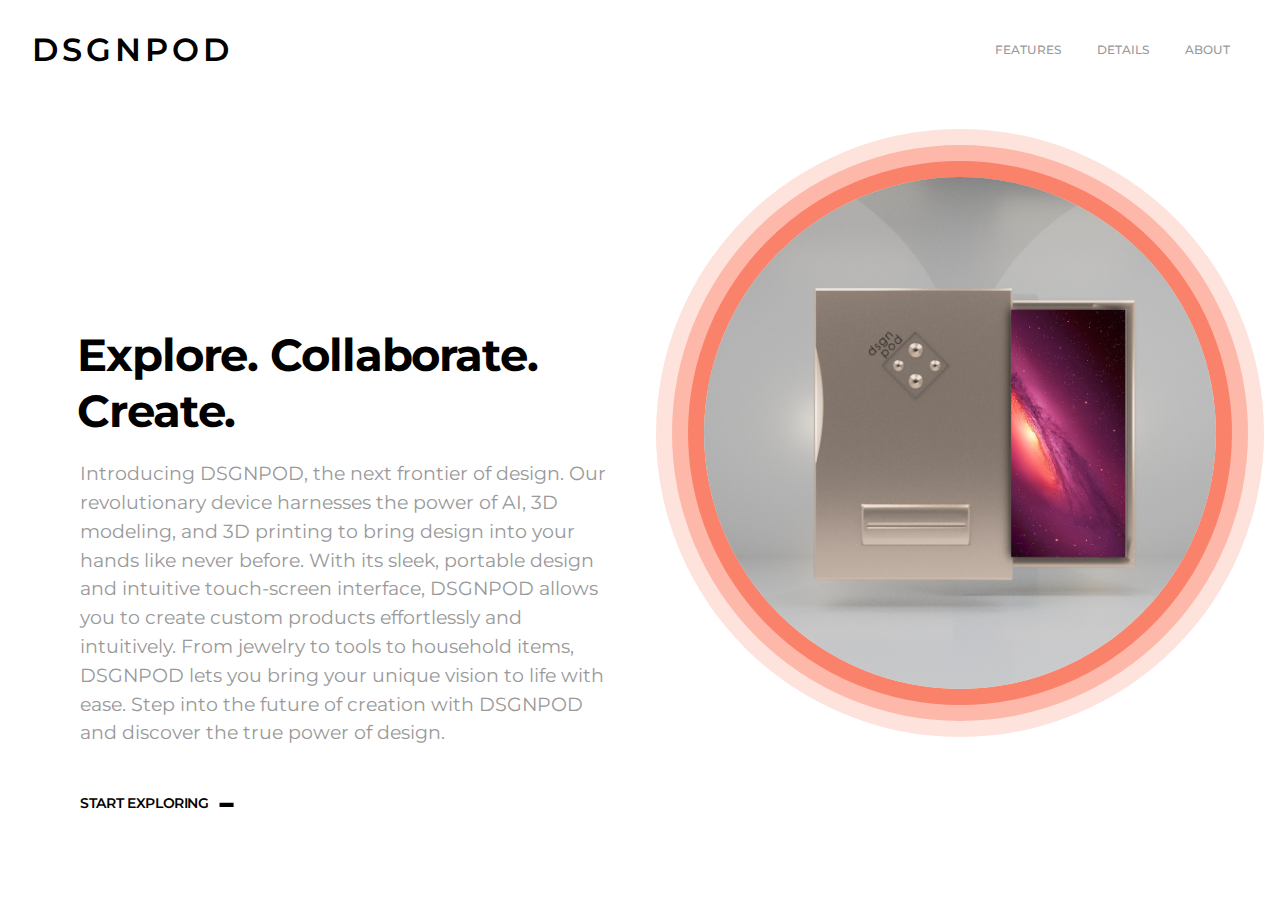
<file: index.html>
<!DOCTYPE html>
<html lang="en">
<head>
    <meta charset="UTF-8">
    <meta http-equiv="X-UA-Compatible" content="IE=edge">
    <meta name="viewport" content="width=device-width, initial-scale=1.0">
    <title>dsgnpod</title>
    <link rel="stylesheet" href="style.css">
</head>
<body>
    <header>
        <nav class="header-nav container flex-container">
          <h1 class="logo"><a class="logo-link" href="index.html">dsgnpod</a></h1>
          <ul class="header-menu flex-container">
            <li><a class="header-menu-link" href="1.html">features</a></li>
            <li><a class="header-menu-link" href="2.html">details</a></li>
            <li><a class="header-menu-link" href="3.html">about</a></li>
            
          </ul>
        </nav>
        <section class="header-content">
          <figure class="header-img">
            <img src= "double prototype-01.png"></figure>
          <div class="header-description container">
            <h2 class="header-title">Explore. Collaborate. Create.</h2>
            <p>Introducing DSGNPOD, the next frontier of design. Our revolutionary device
                 harnesses the power of AI, 3D modeling, and 3D printing
                to bring design into your hands like never before. With its sleek,
                 portable design and intuitive touch-screen interface, DSGNPOD 
                 allows you to create custom products effortlessly and intuitively.
                  From jewelry to tools to household items, DSGNPOD lets you 
                  bring your unique vision to life with ease. Step into the future 
                  of creation with DSGNPOD and discover the true power of design.
                </p>
              <a href="1.html">
            <button class="type-button">Start Exploring</button>
          </a>
          </div>    
        </section>
      </header> 
</body>
</html>
</file>
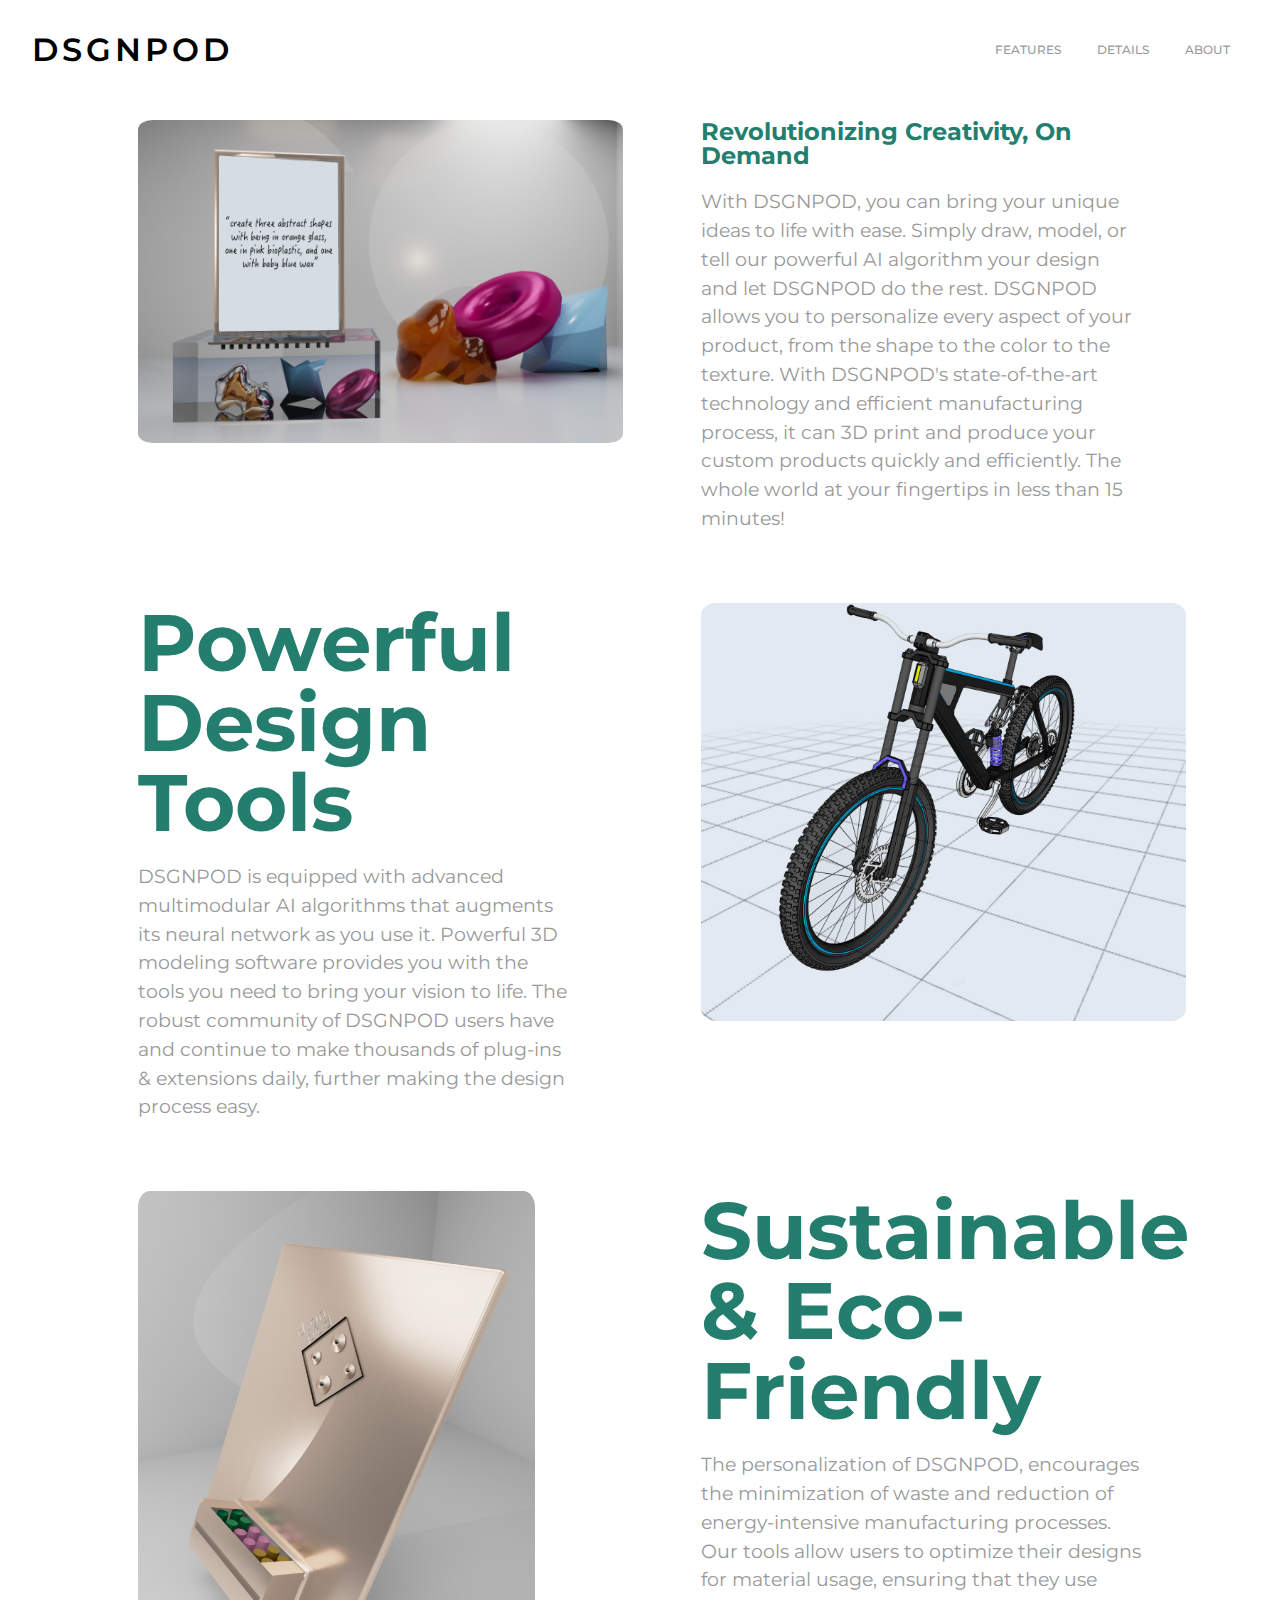
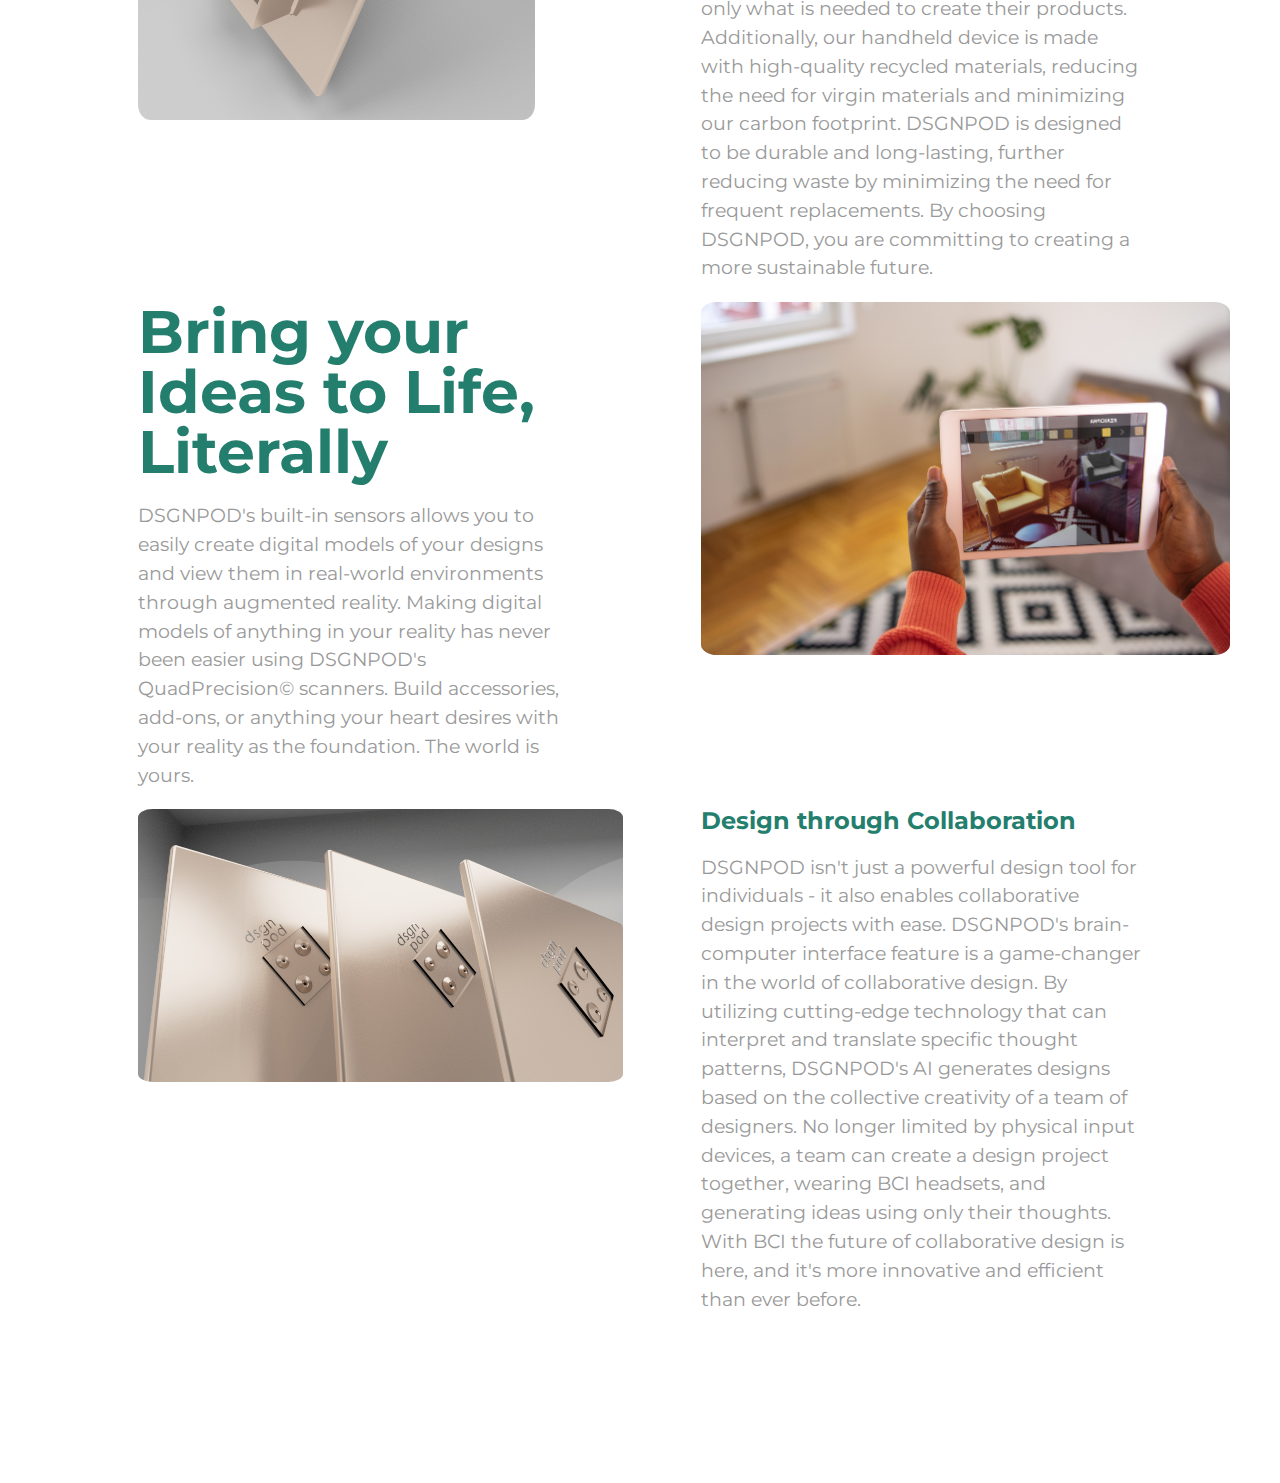
<file: 1.html>
<!DOCTYPE html>
<html lang="en">
<head>
    <meta charset="UTF-8">
    <meta http-equiv="X-UA-Compatible" content="IE=edge">
    <meta name="viewport" content="width=device-width, initial-scale=1.0">
    <title>features</title>
    <link rel="stylesheet" href="style.css">
</head>
<body>
    <header>
        <nav class="header-nav container flex-container">
          <h1 class="logo"><a class="logo-link" href="index.html">dsgnpod</a></h1>
          <ul class="header-menu flex-container">
            <li><a class="header-menu-link" href="1.html">features</a></li>
            <li><a class="header-menu-link" href="2.html">details</a></li>
            <li><a class="header-menu-link" href="3.html">about</a></li>
            
          </ul>
        </nav>
        <div class="html1-container">
            <div class="row">
              <div class="col">
                <img src="renderprompt-01.png" alt="DesignPod Image 1" class="img1">
              </div>
              <div class="col">
                <h2> <span style="color: rgb(36, 126, 109);"> Revolutionizing Creativity, On Demand </span> </h2>
                <p class="html-text1">With DSGNPOD, you can bring
                     your unique ideas to life with ease. Simply draw,
                     model, or tell our powerful AI algorithm your design
                     and let DSGNPOD do the rest. DSGNPOD allows you to personalize 
                     every aspect of your product, from the shape to the color 
                     to the texture. With DSGNPOD's state-of-the-art 
                     technology and efficient manufacturing process,
                      it can 3D print and produce your custom products quickly 
                      and efficiently. The whole world at your fingertips
                      in less than 15 minutes!

                    </p>
              </div>
            </div>
            <div class="row">
              <div class="col">
                <h2><span style="color: rgb(36, 126, 109); font-size: 80px;">Powerful Design Tools</span></h2>
                <p class="html-text1"> DSGNPOD is equipped with advanced multimodular AI
                     algorithms that augments its neural network as you use it.
                     Powerful 3D modeling software provides you with the tools
                      you need to 
                     bring your vision to life. The robust community of
                    DSGNPOD users have and continue to make thousands of 
                    plug-ins & extensions daily, further making the
                    design process easy. 
                 </p>
              </div>
              <div class="col">
                <img src="3d model.jpg" alt="DesignPod Image 2" class="img2">
              </div>
            </div>
            <div class="row">
              <div class="col">
                <img src="cartridge.jpg" alt="DesignPod Image 3" class="img3">
              </div>
              <div class="col">
                <h2> <span style="color: rgb(36, 126, 109); font-size: 80px;"> Sustainable & Eco-Friendly </span> </span></h2>
                <p class="html-text1">The personalization of DSGNPOD, 
                    encourages the minimization of waste and 
                     reduction of energy-intensive manufacturing 
                     processes. Our tools allow users to optimize their 
                     designs for material usage, ensuring that they use 
                     only what is needed to create their products.
                    Additionally, our handheld device is made with
                     high-quality recycled materials, reducing the 
                     need for virgin materials and minimizing our carbon 
                     footprint. DSGNPOD is designed to be durable and 
                     long-lasting, further reducing waste by minimizing the 
                     need for frequent replacements.  By choosing DSGNPOD, 
                     you are committing to creating a more sustainable 
                      future.</p>
              </div>
              <div class="row">
                <div class="col">
                  <h2> <span style="color: rgb(36, 126, 109); font-size: 60px;"> Bring your Ideas to Life, Literally </span> </span></h2>
                  <p class="html-text1">DSGNPOD's built-in sensors 
                    allows you to easily create 
                    digital models of your designs and view them in real-world 
                    environments through augmented reality. Making
                     digital models of anything in your reality has never been
                     easier using DSGNPOD's QuadPrecision© scanners. Build accessories,
                     add-ons, or anything your heart desires with your reality 
                     as the foundation. The world is yours. 
                    </p>
                </div>
                <div class="col">
                  <img src="ar.png" alt="DesignPod Image 4" class="img4">
                </div>
                <div class="row">
                    <div class="col">
                      <img src="triple.jpg" alt="DesignPod Image 5" class="img5">
                    </div>
                    <div class="col">
                      <h2> <span style="color: rgb(36, 126, 109);"> Design through Collaboration </span> </h2>
                      <p class="html-text1"> DSGNPOD isn't just a powerful design tool for 
                        individuals - it also enables collaborative design projects
                        with ease. DSGNPOD's brain-computer interface feature
                        is a game-changer in the world of collaborative design. 
                        By utilizing cutting-edge technology that can 
                        interpret and translate specific thought patterns, 
                        DSGNPOD's AI generates designs based on the collective 
                        creativity of a team of designers. No longer limited by 
                        physical input devices, a team can create a design 
                        project together, wearing BCI headsets, and generating 
                        ideas using only their thoughts. With BCI the future 
                        of collaborative design is here, and it's more innovative
                         and efficient than ever before.
                          </p>
                    </div>
            
            </div>
          </div>
          
    
    
    
    
    
    </header>

    

</body>
</html>
</file>
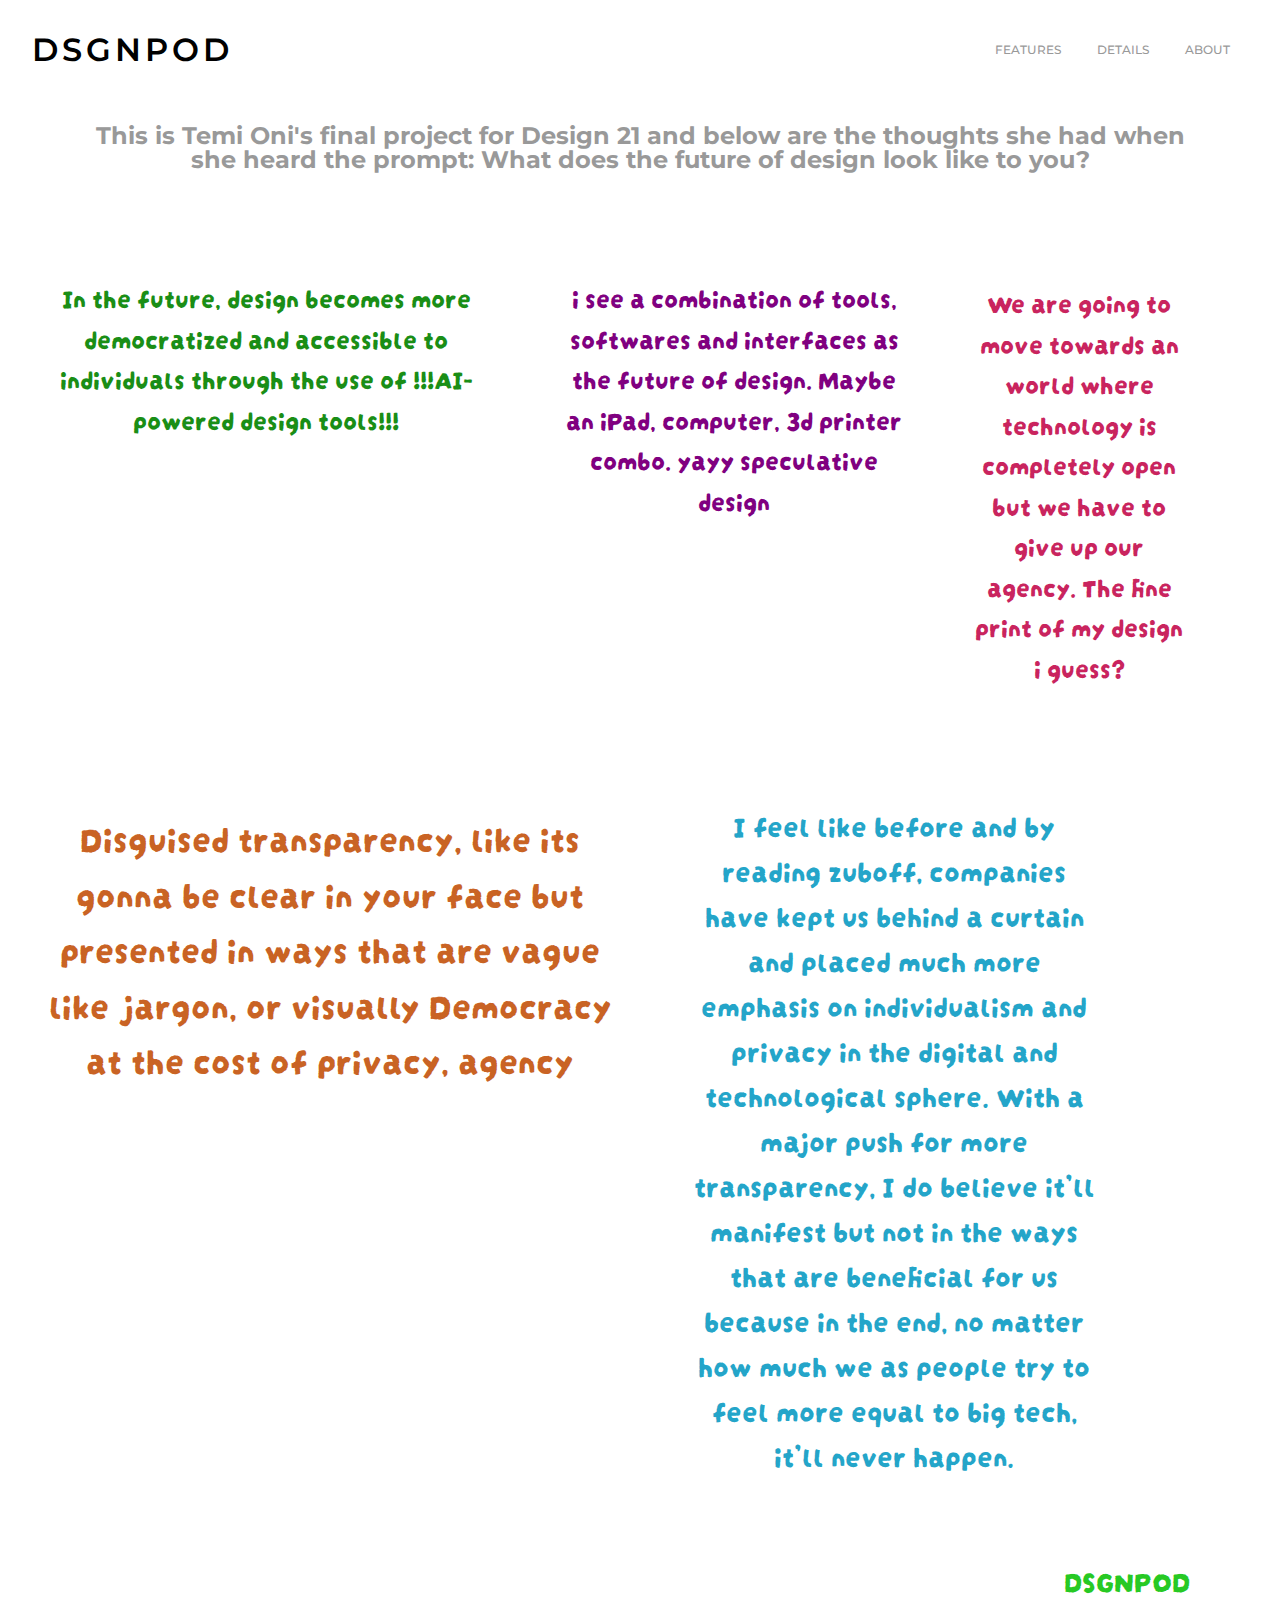
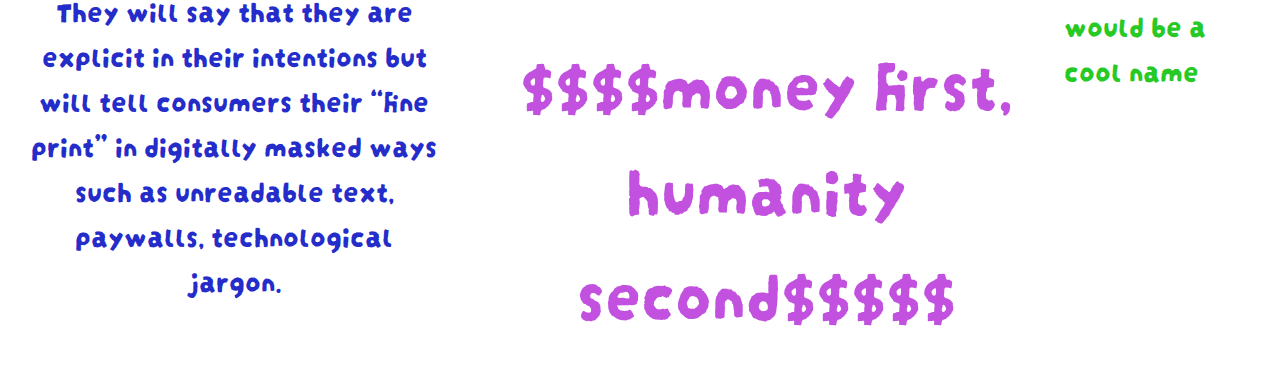
<file: 3.html>
<!DOCTYPE html>
<html lang="en">
<head>
    <meta charset="UTF-8">
    <meta http-equiv="X-UA-Compatible" content="IE=edge">
    <meta name="viewport" content="width=device-width, initial-scale=1.0">
    <title>about</title>
    <link rel="stylesheet" href="style.css">
    <style>
        @import url('https://fonts.googleapis.com/css2?family=Darumadrop+One&display=swap');
      </style>
</head>
<body>
    <header>
        <nav class="header-nav container flex-container">
          <h1 class="logo"><a class="logo-link" href="index.html">dsgnpod</a></h1>
          <ul class="header-menu flex-container">
            <li><a class="header-menu-link" href="1.html">features</a></li>
            <li><a class="header-menu-link" href="2.html">details</a></li>
            <li><a class="header-menu-link" href="3.html">about</a></li>
            
          </ul>
        </nav>
<h2 class="html3-header"> This is Temi Oni's final project for 
    Design 21 and below are the thoughts she had when she heard the prompt: What
    does the future of design look like to you? </h2>
  
    <div class="html3-container">
    <div class="box1">
      <p class="thought1">In the future, design becomes more democratized
         and accessible to individuals through the use of
         !!!AI-powered design tools!!!</p>
    </div>
    <div class="box2">
      <p class="thought2"> i see a combination of tools, softwares and interfaces 
        as the future of design. Maybe an iPad, computer, 3d printer combo. yayy speculative design
       </p>
    </div>
    <div class="box3">
      <p class="thought3">We are going to move towards an world where 
        technology is completely open but we have to give up our agency. The fine 
        print of my design i guess?
    </p>
    </div>
    <div class="box4">
      <p class="thought4">Disguised transparency, like its gonna be 
        clear in your face but presented in ways that are vague like jargon,
        or visually 
        Democracy at the cost of privacy, agency</p>
    </div>
    <div class="box5">
      <p class="thought5">I feel like before and by reading zuboff,
        companies have kept us behind a curtain and placed much more 
        emphasis on individualism and privacy in the digital and 
        technological sphere. With a major push for more transparency,
         I do believe it’ll manifest but not in the ways that are 
         beneficial for us because in the end, no matter how much we 
         as people try to feel more equal to big tech, it’ll never happen.</p>
    </div>
    <div class="box6">
      <p class="thought6">They will say that they are explicit in their 
        intentions but will tell consumers their “fine print” in digitally 
        masked ways such as unreadable text, paywalls, technological jargon.</p>
    </div>
    <div class="box7">
      <p class="thought7">$$$$money first, humanity second$$$$$
    </p>
    </div>
    <div class="box8">
      <p class="thought8">DSGNPOD would be a cool name</p>
    </div>
  </div>
</body>
</html>
</file>
<file: style.css>
@import url('https://fonts.googleapis.com/css?family=Montserrat:400,500,600&display=swap');
:root{
  --dark-color: hsl(0,0%,0%);
  --gray-color: hsl(0,0%,60%);
  --light-color: hsl(0,0%,100%);
  --border-color-dark: hsl(10,95%,70%);
  --border-color-normal: hsl(10,95%,83%);
  --border-color-light: hsl(10,95%,93%);
}
*{
  box-sizing: border-box;
  font-family: "Montserrat", sans-serif;
  line-height: 1;
  list-style: none;
  margin: 0;
  padding: 0;
}

/* GLOBAL STYLES */
a{
  text-decoration: none;
  transition: .25s;
}
button{
  background: transparent;
  border: none;
  border-radius: 2em;
  cursor: pointer;
  font-size: .875em;
  font-weight: 600;
  height: 2em;
  letter-spacing: -.025em;
  text-transform: uppercase;
  transition: .25s;
}
button:hover{
  color: orangered;
}
header{
  min-height: 100vh;
}

p{
  color: var(--gray-color);
  font-size: .875em;
  line-height: 1.5;
  margin: 1em 0;
}


/* CONTAINERS STYLES */

.container{
  padding: 1em;
}
.flex-container{
  display: flex;
}

/* HEADER NAV */
.logo-link{
  color: var(--dark-color);
  font-weight: 600;
  letter-spacing: .125em;
  text-transform: uppercase;
}
.logo-link:hover{
  color: orangered;
  font-weight: 600;
  letter-spacing: .125em;
  text-transform: uppercase;
}
.header-nav{
  align-items: center;
  flex-direction: column;
}
.header-menu{
  flex-wrap: wrap;
  justify-content: center;  
  padding: .75em 0;
}
.header-menu-link{
  color: var(--gray-color);
  display: block;
  font-size: .75em;
  font-weight: 500;
  padding: .5em .75em;
  text-transform: uppercase;
}
.header-menu-link:hover{
  color: orangered;
  text-decoration: underline;
}



/* HEADER CONTENT */
img{
  height: 100%;
  object-fit: cover;
  object-position: 50% 80%;
  width: 100%;
}

.header-img{
  border-radius: 50%;
  box-shadow: 0 0 0 .2em var(--border-color-dark),
              0 0 0 0.4em var(--border-color-normal),
              0 0 0 0.6em var(--border-color-light);
  height: 15em;
  margin: 2em auto;
  overflow: hidden;
  width: 15em;
  

 }
.header-description{
  margin: auto;
  max-width: 30em
}
.header-title{
  font-size: 2em;
  letter-spacing: -.025em;
  line-height: 1.25;
  margin-top: 100px;
  margin-left: -.0625em;
}
.type-button{
  margin-top: 1.5em;
}
.type-button:after{
  content: " ▬";
  margin-left: .5em;
  vertical-align: .0715em;
}

@media only screen and (min-width: 1024px){ 
  /* GLOBAL STYLES */
  header{
    overflow: hidden;
  } 
  
  /* CONTAINERS STYLES */
  .container{
    padding: 2em;
  }
  
  /* HEADER NAV */
  .header-nav{
    flex-direction: row;
    justify-content: space-between;
  }
  .header-menu-link{
    padding: 0 1.5em;
  }
  
  /* HEADER CONTENT */
  .header-content{
    position: relative;
  }
  .header-img{
    box-shadow: 0 0 0 1em var(--border-color-dark),
              0 0 0 2em var(--border-color-normal),
              0 0 0 3em var(--border-color-light);
    height: 40vw;
    margin: 0;
    position: absolute;
    right: 5vw;
    top: -1.5vw;
    width: 40vw;
  } 
  .header-description{
    margin: 6em 3em 0;
    max-width: 47vw;
    
  }
  .header-title{
    font-size: calc(1vw + 2em);
  }
}

@media only screen and (orientation: portrait) and (min-height: 1024px){
  .header-content{
    margin-top: 15vh;
  }
}
.html1-container {
  margin: auto;
  margin-top: 20px;
  width: 80%;
}

.row {
  display: flex;
  flex-wrap: wrap;
  justify-content: space-between;
  margin-bottom: 50px;
}

.col {
  flex: 1;
  max-width: 45%;
  padding: 0 10px;
}


h {
  font-size: 2.5em;
  margin-bottom: 20px;
}

p {
  font-size: 1.2em;
  line-height: 1.5;
  margin-bottom: 20px;
}

.html-text1:hover{
  color: orangered;
  transition: .35s;
}

.img1 {
  display: block;
  width: 110%;
  height: auto;
  margin-bottom: 20px;
  border-radius: 3%;
}

.img2{
  display: block;
  width: 110%;
  height: auto;
  margin-bottom: 20px;
  border-radius: 3%;
 
}

.img3{
  display: block;
  width: 90%;
  height: auto;
  margin-bottom: 50px;
  border-radius: 3%;
}

.img4{
  display: block;
  width: 120%;
  height: auto;
  margin-bottom: 50px;
  border-radius: 3%;
}
.img5{
  display: block;
  width: 110%;
  height: auto;
  border-radius: 3%;
}

.html2-container{
  padding: 3em;
}

.html2-text{
  text-align: center;
  font-size: 9px;
}

.html3-header{
  margin-left: 3em;
  margin-right: 3em;
  margin-top: 1em;
  text-align: center;
  color: var(--gray-color)
}

.html3-container {
  display: flex;
  flex-wrap: wrap;
  justify-content:left;
  margin-top: 3em;
}

.box1 {
  width: 40%;
  margin: 10px;
  padding: 20px;
  
}
.thought1{
  font-family: 'Darumadrop One', cursive;
  font-size: 27px;
  text-align: center;
  color: #1a8e16;
}

.box2 {
  width: 30%;
  font-size: 18px;
  text-align: justify;
  margin: 10px;
  padding: 20px;
  
}

.thought2{
  font-size: 27px;
  text-align: center;
  font-family: 'Arial', sans-serif;
  font-family: 'Darumadrop One', cursive;
  color: purple;
}


.box3 {
  width: 20%;
  font-size: 20px;
  text-align: center;
  margin: 15px;
  padding: 20px;
  
}
.thought3{
  font-family: 'Darumadrop One', cursive;
  font-size: 27px;
  color: rgb(201, 36, 94);
}

.box4 {
  width: 50%;
  text-align: center;
  margin: 10px;
  padding: 20px;
  
}

.thought4{
  font-family: 'Darumadrop One', cursive;
  font-size: 37px;
  color: rgb(201, 99, 36);
}

.box5 {
  width: 35%;
  text-align: center;
  margin: 10px;
  padding: 20px;
}
.thought5{
  font-family: 'Darumadrop One', cursive;
  font-size: 30px;
  color: rgb(36, 165, 201);
}

.box6 {
  width: 35%;
  text-align: center;
  margin: 10px;
  padding: 20px;

}
.thought6{
  font-family: 'Darumadrop One', cursive;
  font-size: 30px;
  color: rgb(36, 44, 201);
}

.box7 {
  width: 45%;
  font-size: 20px;
  text-align: center;
  margin: 10px;
  padding: 20px;
  font-family: 'Comic Sans MS', cursive;
}
.thought7{
  font-family: 'Darumadrop One', cursive;
  font-size: 70px;
  color: rgb(194, 81, 223);
}
.box8 {
  width: 15%;
}
.thought8{
  font-family: 'Darumadrop One', cursive;
  font-size: 30px;
  color: rgb(39, 201, 36);
}
</file>
